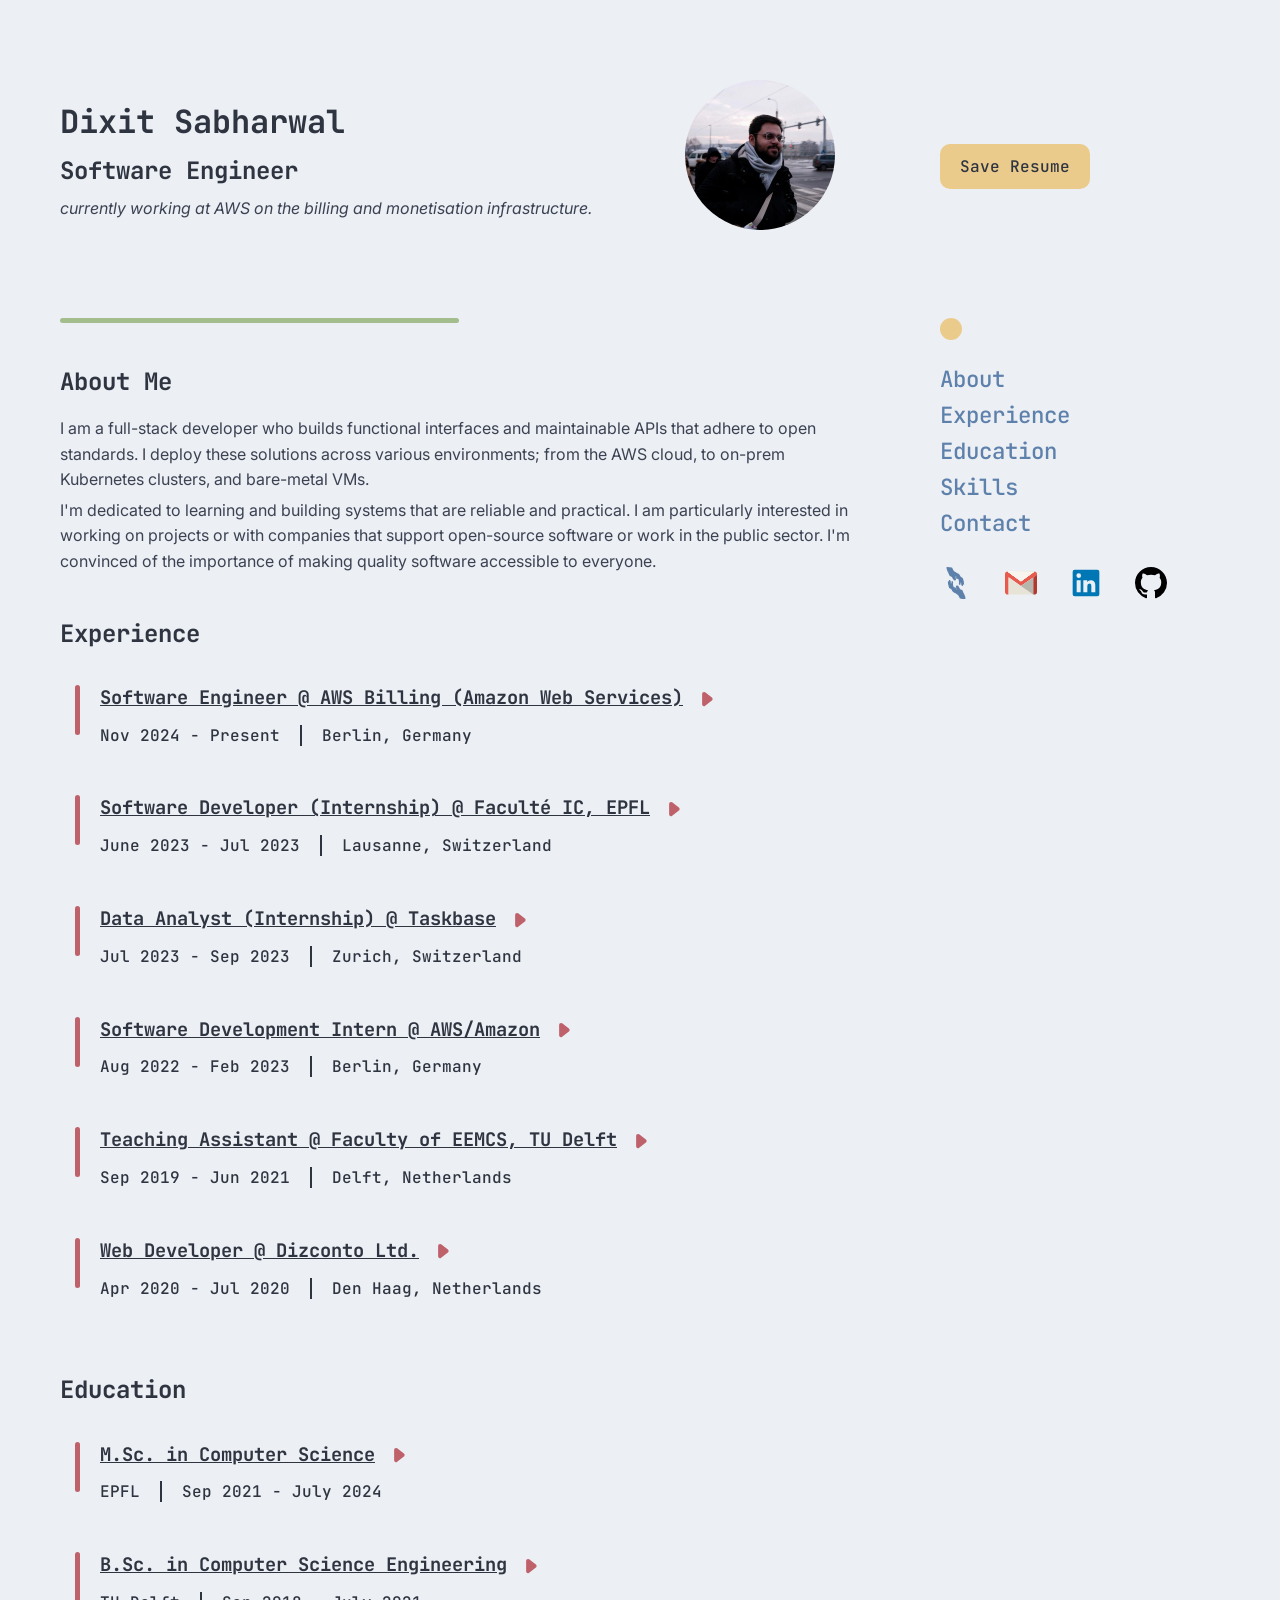
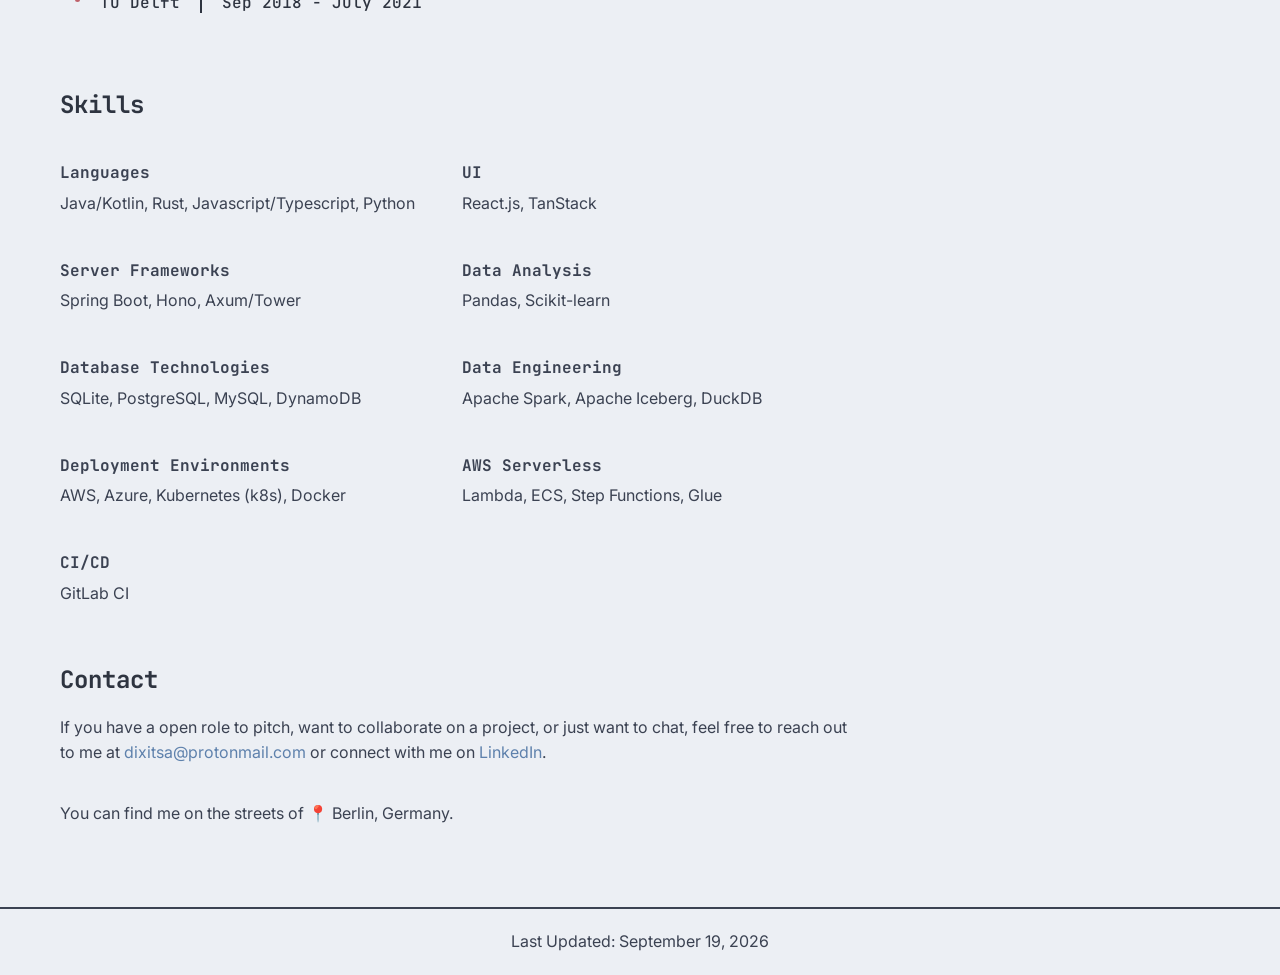
<file: index.html>
<!doctype html>

<html lang="en">
  <head>
    <meta charset="UTF-8" />
    <meta name="viewport" content="width=device-width, initial-scale=1.0" />
    <title>Dixit Sabharwal - Software Engineer</title>
    <meta name="description" content="Dixit Sabharwal, software engineer based in Berlin, Germany and currently working at AWS on the billing and monetisation infrastructure." />
    <!-- Open Graph Tags -->
    <meta property="og:title" content="Dixit Sabharwal - Software Engineer" />
    <meta property="og:description" content="Dixit Sabharwal, software engineer based in Berlin, Germany and currently working at AWS on the billing and monetisation infrastructure." />
    <meta property="og:image" content="https://dxts.dev/memoji.jpeg" />
    <meta property="og:url" content="https://dxts.github.io/dxts.dev" />
    <meta property="og:type" content="website" />
    <meta property="og:site_name" content="Dixit Sabharwal" />
    <!-- Load Fonts -->
    <link rel="preconnect" href="https://fonts.googleapis.com" />
    <link rel="preconnect" href="https://fonts.gstatic.com" crossorigin />
    <link
      href="https://fonts.googleapis.com/css2?family=Inter:wght@100..900&family=JetBrains+Mono:ital,wght@0,100..800;1,100..800&display=swap"
      rel="stylesheet"
    />
    <!-- Load CSS -->
    <link rel="stylesheet" href="style.css" />
    <!-- Favicons -->
    <link rel="icon" type="image/png" sizes="32x32" href="favicon-32x32.png" />
    <link rel="icon" type="image/png" sizes="16x16" href="favicon-16x16.png" />
  </head>

  <body>
    <header class="page-header">
      <div class="intro-main">
        <div class="intro-info">
          <h1>Dixit Sabharwal</h1>
          <h2>Software Engineer</h2>
          <p>
            <i>currently working at AWS on the billing and monetisation infrastructure.</i>
          </p>
        </div>
        <div class="intro-photo">
          <img
            src="profile-photo.webp"
            alt="photo of me"
            class="profile-photo"
          />
        </div>
      </div>
      <div class="intro-actions">
        <a
          href="resume.pdf"
          download="DixitSabharwal_Resume.pdf"
          class="download-button"
        >
          Save Resume
        </a>
      </div>
    </header>
    <div class="container">
      <main class="main-content">
        <section id="about">
          <h2>About Me</h2>
          <p>
            I am a full-stack developer who builds functional interfaces and maintainable APIs that adhere to open standards. I deploy these solutions across various environments; from the AWS cloud, to on-prem Kubernetes clusters, and bare-metal VMs.
          </p>
          <p>
            I&#39;m dedicated to learning and building systems that are reliable and practical. I am particularly interested in working on projects or with  companies that support open-source software or work in the public sector.  I&#39;m convinced of the importance of making quality software accessible to everyone.
          </p>
        </section>

        <section id="experience">
          <h2>Experience</h2>
          <details class="list-item">
            <summary class="list-item-title">
              <h3>Software Engineer @ AWS Billing (Amazon Web Services)</h3>
              <p>
                <span>Nov 2024 - Present</span><span>Berlin, Germany</span>
              </p>
            </summary>
            <ul>
              <li>
                Develop and operate the system of record for the AWS product catalog — 90M+ requests per day across 6 regions (US, EU, China) at 99.95%+ availability — including 24/7 on-call, incident response and post mortems.
              </li>
              <li>
                Cut the internal DataWarehouse data-freshness SLA from 8 hours to under 10 minutes by replacing snapshot exports with a CDC pipeline writing to an Apache Iceberg catalog.
              </li>
              <li>
                Migrated 90% of the service&#39;s data from a MySQL cluster to DynamoDB with zero downtime, holding the 99.95% availability SLA throughout.
              </li>
              <li>
                Automated zero-touch creation of new production environments, enabling the service to be stood up in a new AWS region with 3 weeks of passive work from a single engineer.
              </li>
              <li>
                Contributed to a web console used by the product owners of 250+ Amazon services to configure and price their catalog and offerings, with built-in A/B testing and approval workflows.
              </li>
            </ul>
          </details>
          <details class="list-item">
            <summary class="list-item-title">
              <h3>Software Developer (Internship) @ Faculté IC, EPFL</h3>
              <p>
                <span>June 2023 - Jul 2023</span><span>Lausanne, Switzerland</span>
              </p>
            </summary>
            <ul>
              <li>
                Part of team that set-up an automatic grading system for programming assignments. Through a Moodle plugin and Kubernetes cluster the system allowed for easy scalability and fault-tolerance during peak times of the semester.
              </li>
              <li>
                Created a controller (using Spring and Java) that runs each submission as a Job on the Kubernetes cluster. The controller sets up the env for the grading task, and returns the outcomes to Moodle.
              </li>
              <li>
                Set-up CI/CD pipeline using GitLab CI that automatically deploys the controller and Moodle in a staging environment, for quick integration testing and feedback.
              </li>
            </ul>
          </details>
          <details class="list-item">
            <summary class="list-item-title">
              <h3>Data Analyst (Internship) @ Taskbase</h3>
              <p>
                <span>Jul 2023 - Sep 2023</span><span>Zurich, Switzerland</span>
              </p>
            </summary>
            <ul>
              <li>
                Built CLI tool which extracts data from CSV and Excel sources provided by clients and passes it through the Taskbase API, to speed up the onboarding process.
              </li>
              <li>
                Generated sample data for QA tasks, through prompt engineering and OpenAI GPT models, to compensate for the lack of real data from new clients.
              </li>
            </ul>
          </details>
          <details class="list-item">
            <summary class="list-item-title">
              <h3>Software Development Intern @ AWS/Amazon</h3>
              <p>
                <span>Aug 2022 - Feb 2023</span><span>Berlin, Germany</span>
              </p>
            </summary>
            <ul>
              <li>
                Built a management console to empower ongoing migration of service to a new data model and store.
              </li>
              <li>
                Console is a web-based UI to view and search through data, also compare between old and new versions, and trigger different tasks in the migration pipeline.
              </li>
              <li>
                Used React and TypeScript for the website UI.<br />
                Used the AWS serverless stack (Lambda, API Gateway, DynamoDB) for the backend.<br />
                Managed infrastructure in AWS CDK.
              </li>
            </ul>
          </details>
          <details class="list-item">
            <summary class="list-item-title">
              <h3>Teaching Assistant @ Faculty of EEMCS, TU Delft</h3>
              <p>
                <span>Sep 2019 - Jun 2021</span><span>Delft, Netherlands</span>
              </p>
            </summary>
            <ul>
              <li>
                Teaching Assistant for &gt; 10 different courses for the Computer Science bachelors program.
              </li>
            </ul>
          </details>
          <details class="list-item">
            <summary class="list-item-title">
              <h3>Web Developer @ Dizconto Ltd.</h3>
              <p>
                <span>Apr 2020 - Jul 2020</span><span>Den Haag, Netherlands</span>
              </p>
            </summary>
            <ul>
              <li>
                Converted design mockups into a production web presence with TypeScript, React and NodeJS.
              </li>
              <li>
                Set up a CI/CD deployment pipeline using Terraform and AWS.
              </li>
            </ul>
          </details>
        </section>

        <section id="education">
          <h2>Education</h2>
          <details class="list-item">
            <summary class="list-item-title">
              <h3>M.Sc. in Computer Science</h3>
              <p><span>EPFL</span><span>Sep 2021 - July 2024</span></p>
            </summary>
            <ul>
              <li>
                Coursework in software security and privacy, compilers and type-systems, and large-scale data handling.
              </li>
              <li>
                Thesis on &quot;Analysis of AI augmented writing tools for contemporary literature&quot;.
              </li>
            </ul>
          </details>
          <details class="list-item">
            <summary class="list-item-title">
              <h3>B.Sc. in Computer Science Engineering</h3>
              <p><span>TU Delft</span><span>Sep 2018 - July 2021</span></p>
            </summary>
            <ul>
              <li>
                Graduated cum laude with a GPA of 8.8.
              </li>
              <li>
                Thesis on &quot;Formal verification of functional programs in Haskell and Agda&quot;.
              </li>
              <li>
                Minor in Quantum Science and Information.
              </li>
            </ul>
          </details>
        </section>

        <section id="skills">
          <h2>Skills</h2>
          <div class="skills-grid">
            <div class="skills-category">
              <h4>Languages</h4>
              <p>Java/Kotlin, Rust, Javascript/Typescript, Python</p>
            </div>
            <div class="skills-category">
              <h4>UI</h4>
              <p>React.js, TanStack</p>
            </div>
            <div class="skills-category">
              <h4>Server Frameworks</h4>
              <p>Spring Boot, Hono, Axum/Tower</p>
            </div>
            <div class="skills-category">
              <h4>Data Analysis</h4>
              <p>Pandas, Scikit-learn</p>
            </div>
            <div class="skills-category">
              <h4>Database Technologies</h4>
              <p>SQLite, PostgreSQL, MySQL, DynamoDB</p>
            </div>
            <div class="skills-category">
              <h4>Data Engineering</h4>
              <p>Apache Spark, Apache Iceberg, DuckDB</p>
            </div>
            <div class="skills-category">
              <h4>Deployment Environments</h4>
              <p>AWS, Azure, Kubernetes (k8s), Docker</p>
            </div>
            <div class="skills-category">
              <h4>AWS Serverless</h4>
              <p>Lambda, ECS, Step Functions, Glue</p>
            </div>
            <div class="skills-category">
              <h4>CI/CD</h4>
              <p>GitLab CI</p>
            </div>
          </div>
        </section>

        <section id="contact">
          <h2>Contact</h2>
          <p>
            If you have a open role to pitch, want to collaborate on a project,
            or just want to chat, feel free to reach out to me at
            <a href="mailto:dixitsa@protonmail.com">dixitsa@protonmail.com</a> or connect with me
            on <a href="https://linkedin.com/in/dixit-s">LinkedIn</a>.
          </p>
          <br />
          <p>You can find me on the streets of 📍 Berlin, Germany.</p>
        </section>
      </main>
      <aside class="sidebar">
        <nav>
          <ul>
            <li><a href="#about">About</a></li>
            <li><a href="#experience">Experience</a></li>
            <li><a href="#education">Education</a></li>
            <li><a href="#skills">Skills</a></li>
            <li><a href="#contact">Contact</a></li>
          </ul>
          <div class="quick-contacts">
            <img
              id="touching-hands"
              src="icons/touching-hands.svg"
              alt="Image of two hands reaching out and touching"
              aria-hidden="true"
              width="32px"
              height="32px"
            />
            <a href="mailto:dixitsa@protonmail.com">
              <img
                id="email"
                src="icons/email.svg"
                alt="Email icon"
                aria-hidden="true"
                width="32px"
                height="32px"
              />
            </a>
            <a
              href="https://linkedin.com/in/dixit-s"
              target="_blank"
              rel="noopener noreferrer"
            >
              <img
                id="linkedin"
                src="icons/linkedin.svg"
                alt="LinkedIn icon"
                aria-hidden="true"
                width="32px"
                height="32px"
            /></a>
            <a
              href="https://github.com/dxts"
              target="_blank"
              rel="noopener noreferrer"
            >
              <img
                id="github"
                src="icons/github.svg"
                alt="GitHub icon"
                aria-hidden="true"
                width="32px"
                height="32px"
            /></a>
          </div>
        </nav>
      </aside>
    </div>
    <footer class="site-footer">
      <p>Last Updated: <time datetime="2026-09-19">September 19, 2026</time></p>
    </footer>
  </body>
</html>
</file>
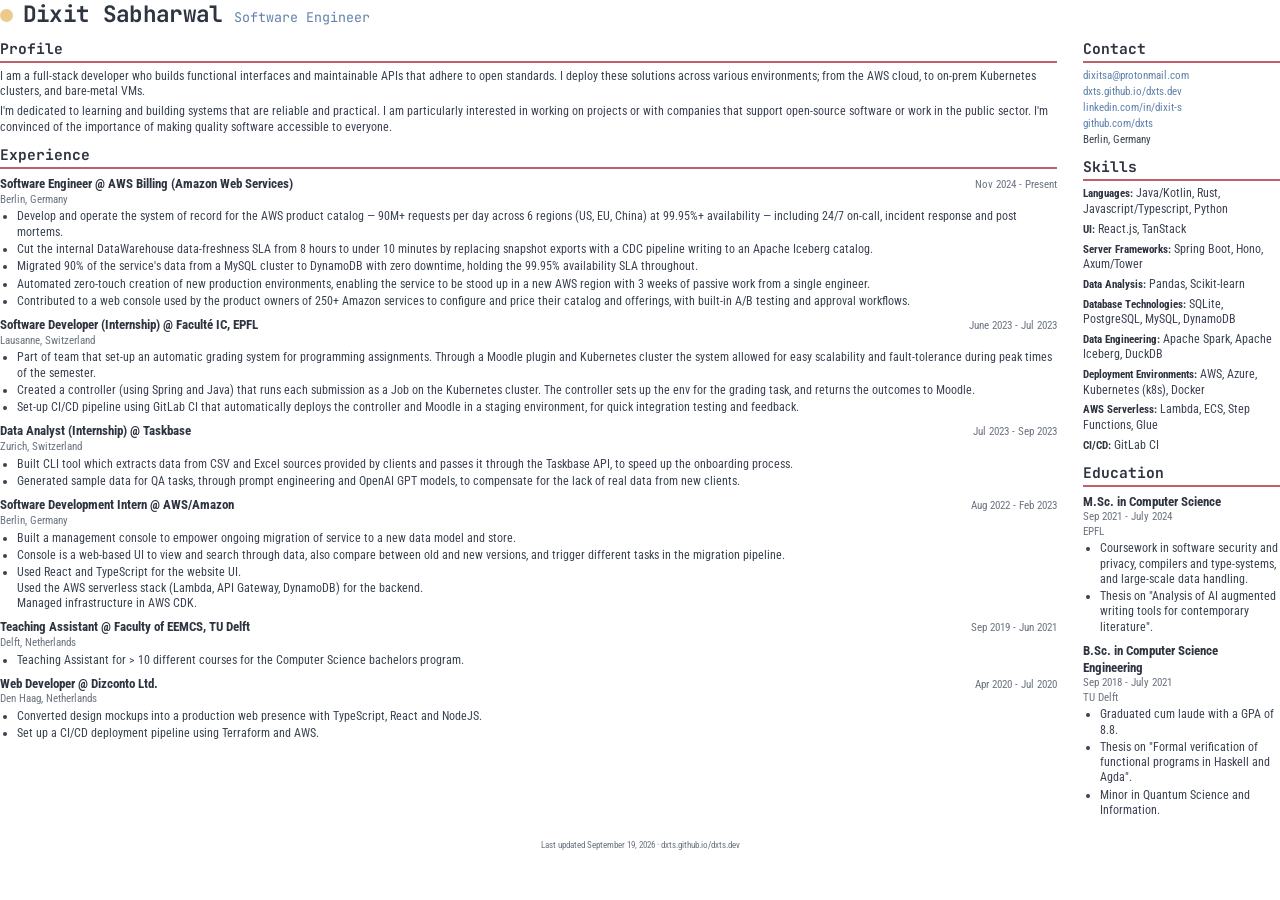
<file: print.html>
<!doctype html>

<html lang="en">
  <head>
    <meta charset="UTF-8" />
    <title>Dixit Sabharwal - Resume</title>
    <link rel="preconnect" href="https://fonts.googleapis.com" />
    <link rel="preconnect" href="https://fonts.gstatic.com" crossorigin />
    <link
      href="https://fonts.googleapis.com/css2?family=Roboto+Condensed:ital,wght@0,100..900;1,100..900&family=JetBrains+Mono:ital,wght@0,100..800;1,100..800&display=swap"
      rel="stylesheet"
    />
    <link rel="stylesheet" href="print.css" />
  </head>

  <body>
    <header class="resume-header">
      <div class="resume-title-row">
        <h1>Dixit Sabharwal</h1>
        <p class="resume-label">Software Engineer</p>
      </div>
    </header>

    <div class="print-columns">
      <div class="col-main">
        <section id="about">
          <h2>Profile</h2>
          <p>
            I am a full-stack developer who builds functional interfaces and maintainable APIs that adhere to open standards. I deploy these solutions across various environments; from the AWS cloud, to on-prem Kubernetes clusters, and bare-metal VMs.
          </p>
          <p>
            I&#39;m dedicated to learning and building systems that are reliable and practical. I am particularly interested in working on projects or with  companies that support open-source software or work in the public sector.  I&#39;m convinced of the importance of making quality software accessible to everyone.
          </p>
        </section>

        <section id="experience">
          <h2>Experience</h2>
          <div class="entry">
            <div class="entry-title">
              <h3>Software Engineer @ AWS Billing (Amazon Web Services)</h3>
              <p class="entry-meta">
                <span>Nov 2024 - Present</span>
              </p>
            </div>
            <p class="entry-sub">Berlin, Germany</p>
            <ul>
              <li>
                Develop and operate the system of record for the AWS product catalog — 90M+ requests per day across 6 regions (US, EU, China) at 99.95%+ availability — including 24/7 on-call, incident response and post mortems.
              </li>
              <li>
                Cut the internal DataWarehouse data-freshness SLA from 8 hours to under 10 minutes by replacing snapshot exports with a CDC pipeline writing to an Apache Iceberg catalog.
              </li>
              <li>
                Migrated 90% of the service&#39;s data from a MySQL cluster to DynamoDB with zero downtime, holding the 99.95% availability SLA throughout.
              </li>
              <li>
                Automated zero-touch creation of new production environments, enabling the service to be stood up in a new AWS region with 3 weeks of passive work from a single engineer.
              </li>
              <li>
                Contributed to a web console used by the product owners of 250+ Amazon services to configure and price their catalog and offerings, with built-in A/B testing and approval workflows.
              </li>
            </ul>
          </div>
          <div class="entry">
            <div class="entry-title">
              <h3>Software Developer (Internship) @ Faculté IC, EPFL</h3>
              <p class="entry-meta">
                <span>June 2023 - Jul 2023</span>
              </p>
            </div>
            <p class="entry-sub">Lausanne, Switzerland</p>
            <ul>
              <li>
                Part of team that set-up an automatic grading system for programming assignments. Through a Moodle plugin and Kubernetes cluster the system allowed for easy scalability and fault-tolerance during peak times of the semester.
              </li>
              <li>
                Created a controller (using Spring and Java) that runs each submission as a Job on the Kubernetes cluster. The controller sets up the env for the grading task, and returns the outcomes to Moodle.
              </li>
              <li>
                Set-up CI/CD pipeline using GitLab CI that automatically deploys the controller and Moodle in a staging environment, for quick integration testing and feedback.
              </li>
            </ul>
          </div>
          <div class="entry">
            <div class="entry-title">
              <h3>Data Analyst (Internship) @ Taskbase</h3>
              <p class="entry-meta">
                <span>Jul 2023 - Sep 2023</span>
              </p>
            </div>
            <p class="entry-sub">Zurich, Switzerland</p>
            <ul>
              <li>
                Built CLI tool which extracts data from CSV and Excel sources provided by clients and passes it through the Taskbase API, to speed up the onboarding process.
              </li>
              <li>
                Generated sample data for QA tasks, through prompt engineering and OpenAI GPT models, to compensate for the lack of real data from new clients.
              </li>
            </ul>
          </div>
          <div class="entry">
            <div class="entry-title">
              <h3>Software Development Intern @ AWS/Amazon</h3>
              <p class="entry-meta">
                <span>Aug 2022 - Feb 2023</span>
              </p>
            </div>
            <p class="entry-sub">Berlin, Germany</p>
            <ul>
              <li>
                Built a management console to empower ongoing migration of service to a new data model and store.
              </li>
              <li>
                Console is a web-based UI to view and search through data, also compare between old and new versions, and trigger different tasks in the migration pipeline.
              </li>
              <li>
                Used React and TypeScript for the website UI.<br />
                Used the AWS serverless stack (Lambda, API Gateway, DynamoDB) for the backend.<br />
                Managed infrastructure in AWS CDK.
              </li>
            </ul>
          </div>
          <div class="entry">
            <div class="entry-title">
              <h3>Teaching Assistant @ Faculty of EEMCS, TU Delft</h3>
              <p class="entry-meta">
                <span>Sep 2019 - Jun 2021</span>
              </p>
            </div>
            <p class="entry-sub">Delft, Netherlands</p>
            <ul>
              <li>
                Teaching Assistant for &gt; 10 different courses for the Computer Science bachelors program.
              </li>
            </ul>
          </div>
          <div class="entry">
            <div class="entry-title">
              <h3>Web Developer @ Dizconto Ltd.</h3>
              <p class="entry-meta">
                <span>Apr 2020 - Jul 2020</span>
              </p>
            </div>
            <p class="entry-sub">Den Haag, Netherlands</p>
            <ul>
              <li>
                Converted design mockups into a production web presence with TypeScript, React and NodeJS.
              </li>
              <li>
                Set up a CI/CD deployment pipeline using Terraform and AWS.
              </li>
            </ul>
          </div>
        </section>
      </div>

      <div class="col-side">
        <section id="contact">
          <h2>Contact</h2>
          <ul class="contact-list">
            <li><a href="mailto:dixitsa@protonmail.com">dixitsa@protonmail.com</a></li>
            <li><a href="https://dxts.github.io/dxts.dev">dxts.github.io/dxts.dev</a></li>
            <li><a href="https://linkedin.com/in/dixit-s">linkedin.com/in/dixit-s</a></li>
            <li><a href="https://github.com/dxts">github.com/dxts</a></li>
            <li>Berlin, Germany</li>
          </ul>
        </section>

        <section id="skills">
          <h2>Skills</h2>
          <div class="skills-category">
            <h4>Languages</h4>
            <p>Java/Kotlin, Rust, Javascript/Typescript, Python</p>
          </div>
          <div class="skills-category">
            <h4>UI</h4>
            <p>React.js, TanStack</p>
          </div>
          <div class="skills-category">
            <h4>Server Frameworks</h4>
            <p>Spring Boot, Hono, Axum/Tower</p>
          </div>
          <div class="skills-category">
            <h4>Data Analysis</h4>
            <p>Pandas, Scikit-learn</p>
          </div>
          <div class="skills-category">
            <h4>Database Technologies</h4>
            <p>SQLite, PostgreSQL, MySQL, DynamoDB</p>
          </div>
          <div class="skills-category">
            <h4>Data Engineering</h4>
            <p>Apache Spark, Apache Iceberg, DuckDB</p>
          </div>
          <div class="skills-category">
            <h4>Deployment Environments</h4>
            <p>AWS, Azure, Kubernetes (k8s), Docker</p>
          </div>
          <div class="skills-category">
            <h4>AWS Serverless</h4>
            <p>Lambda, ECS, Step Functions, Glue</p>
          </div>
          <div class="skills-category">
            <h4>CI/CD</h4>
            <p>GitLab CI</p>
          </div>
        </section>

        <section id="education">
          <h2>Education</h2>
          <div class="entry">
            <div class="entry-title">
              <h3>M.Sc. in Computer Science</h3>
              <p class="entry-meta">
                <span>Sep 2021 - July 2024</span>
              </p>
            </div>
            <p class="entry-sub">EPFL</p>
            <ul>
              <li>
                Coursework in software security and privacy, compilers and type-systems, and large-scale data handling.
              </li>
              <li>
                Thesis on &quot;Analysis of AI augmented writing tools for contemporary literature&quot;.
              </li>
            </ul>
          </div>
          <div class="entry">
            <div class="entry-title">
              <h3>B.Sc. in Computer Science Engineering</h3>
              <p class="entry-meta">
                <span>Sep 2018 - July 2021</span>
              </p>
            </div>
            <p class="entry-sub">TU Delft</p>
            <ul>
              <li>
                Graduated cum laude with a GPA of 8.8.
              </li>
              <li>
                Thesis on &quot;Formal verification of functional programs in Haskell and Agda&quot;.
              </li>
              <li>
                Minor in Quantum Science and Information.
              </li>
            </ul>
          </div>
        </section>
      </div>
    </div>

    <footer class="resume-footer">
      <p>Last updated September 19, 2026 · dxts.github.io/dxts.dev</p>
    </footer>
  </body>
</html>
</file>
<file: style.css>
/* Variables */
:root {
    /* Soft blue for primary color */
    --primary-color: #5e81ac;
    /* Lighter blue for hover effect */
    --secondary-color: #88c0d0;
    /* Light background for minimalism */
    --background-color: #eceff4;
    /* Softer shade for text */
    --text-color: #3b4252;
    /* Darker shade for headings */
    --title-color: #2e3440;

    /* Soft red for accent */
    --accent-color-red: #bf616a;
    /* Soft yellow/orange for accent */
    --accent-color-yellow: #ebcb8b;
    /* Soft green for accent */
    --accent-color-green: #a3be8c;

    --title-font: "JetBrains Mono", monospace;
    --text-font: "Inter", sans-serif;

    --normal-font-size: 1rem;
    --large-font-size: 1.4rem;
    --extra-large-font-size: 1.8rem;
}

/* Dark Theme Variables */
@media (prefers-color-scheme: dark) {
    :root {
        --primary-color: #5e81ac; /* Darker primary color */
        --secondary-color: #4c566a;
        --background-color: #2e3440; /* Dark background */
        --text-color: #eceff4; /* Lighter text for contrast */
        --title-color: #d8dee9; /* Lighter titles for contrast */
    }
}

* {
    box-sizing: border-box;
}

body,
html {
    margin: 0;
    padding: 0;
    font-family: "Inter", sans-serif;
    font-size: var(--normal-font-size);
    line-height: 1.6;
    color: var(--text-color);
    background-color: var(--background-color);
}

a {
    text-decoration: none;
    color: var(--primary-color);
}

.container {
    display: flex;
    max-width: 1200px;
    margin: auto;
    padding: 20px;
}

.main-content {
    flex: 3;
    padding-right: 20px;
}

.sidebar {
    flex: 1;
    padding-left: 20px;
}

h1,
h2,
h3 {
    font-family: "JetBrains Mono", monospace;
    /* Use JetBrains Mono for headings */
    color: var(--title-color);
}

h1,
h2 {
    margin-bottom: 15px;
}

h3 {
    text-decoration: underline;
    margin-top: 0;
    margin-bottom: 10px;
}

p {
    margin-top: 5px;
    margin-bottom: 5px;
}

section {
    margin-bottom: 20px;
    width: 95%;
}

section h1,
section h2 {
    position: sticky;
    top: 0px;
    background-color: var(--background-color);
    padding-top: 20px;
}

/* Adding a touch of organic shapes */
section#about:before {
    content: "";
    display: block;
    height: 5px;
    width: 50%;
    background-color: var(--accent-color-green);
    /* Soft green */
    border-radius: 10px;
    margin-bottom: 20px;
}

.sidebar nav:before {
    content: "";
    display: block;
    height: var(--large-font-size);
    width: var(--large-font-size);
    background-color: var(--accent-color-yellow);
    border-radius: 50%;
    margin-bottom: 20px;
}

/* Styling the details element */
details.list-item {
    padding: 15px;

    & summary::-webkit-details-marker {
        display: none;
    }

    &::before {
        content: "";
        display: inline-block;
        vertical-align: text-top;

        height: 50px;
        width: 5px;
        background-color: var(--accent-color-red);
        /* Soft red */
        border-radius: 10px;
        margin-right: 20px;
    }

    /* Formatting the title pane for experience and education */
    & summary.list-item-title {
        display: inline-block;
        vertical-align: top;

        margin-bottom: 15px;
        list-style: none;
        cursor: pointer;

        & h3::after {
            content: "";
            display: inline-block;
            width: 18px;
            height: 18px;
            margin-left: 15px;
            vertical-align: middle;
            background-image: url("data:image/svg+xml,%3Csvg xmlns='http://www.w3.org/2000/svg' viewBox='0 0 24 24'%3E%3Cpath d='M8 5 L17 12 L8 19 Z' fill='%23bf616a' stroke='%23bf616a' stroke-width='5' stroke-linejoin='round'/%3E%3C/svg%3E");
            background-repeat: no-repeat;
            background-size: contain;
            transition: transform 0.2s ease;
        }

        &:hover h3::after {
            filter: brightness(1.1);
        }

        & p {
            display: inline;
            font-family: "JetBrains Mono", monospace;
            color: var(--title-color);
            font-weight: 500;
            margin-bottom: 0px;
        }

        & p span + span {
            margin-left: 20px;
            padding-left: 20px;
            border-left: 2px solid var(--title-color);
        }
    }

    &[open] summary.list-item-title h3::after {
        transform: rotate(90deg);
    }

    & ul {
        list-style: inside square;
        padding-left: 15px;
        margin-top: 0px;
    }

    & li {
        margin-bottom: 10px;
    }
}

@media (max-width: 905px) {
    details.list-item::before {
        display: block;
        height: 5px;
        width: 50px;
        margin-bottom: 15px;
    }
}

/* Styling the skills section */
.skills-grid {
    display: grid;
    grid-template-columns: repeat(2, 1fr);
    gap: 5px;
}

.skills-category {
    margin-bottom: 15px;
}

.skills-category h4 {
    font-family: "JetBrains Mono", monospace;
    margin-bottom: 5px;
}

.skills-category p {
    margin: 0;
}

/* Styling the page header — top-anchored, mirrors the container's columns */

.page-header {
    display: flex;
    max-width: 1200px;
    margin: auto;
    padding: 80px 20px 60px;
}

.intro-main {
    flex: 3;
    display: flex;
    align-items: center;
    padding-right: 20px;
}

.intro-photo {
    flex: 1;
    text-align: center;
}

.profile-photo {
    width: 150px;
    height: 150px;
    border-radius: 50%;
}

.intro-info {
    flex: 2;
}

.intro-info h1,
.intro-info h2,
.intro-info p {
    margin: 5px 0;
}

.intro-actions {
    flex: 1;
    padding-left: 20px;
    display: flex;
    align-items: center;
    justify-content: flex-start;
}

/* Responsive adjustments */
@media (max-width: 768px) {
    .page-header {
        flex-direction: column;
        text-align: center;
        gap: 20px;
        padding-top: 40px;
        padding-bottom: 30px;
    }

    .intro-main {
        flex-direction: column;
        gap: 20px;
        padding-right: 0;
    }

    .intro-actions {
        padding-left: 0;
    }
}

/* Styling the sidebar contact icons (below the nav) */
.quick-contacts {
    margin-top: 25px;
}

.quick-contacts > * {
    display: inline;
    margin-right: 20px;

    & a {
        text-decoration: none;
    }
}

/* PDF download button */
.download-button {
    text-decoration: none;
    display: inline-block;
    font-family: var(--title-font);
    font-size: var(--normal-font-size);
    font-weight: 500;
    color: #2e3440;
    background-color: var(--accent-color-yellow);
    border-radius: 10px;
    transition: filter 0.3s ease;

    padding: 10px 20px;
    margin-top: 15px;
}

.download-button:hover {
    filter: brightness(1.08);
}

/* Styling the sidebar nav links */
.sidebar nav {
    position: sticky;
    top: 20px;
    background-color: var(--background-color);
    font-family: var(--title-font);
    font-size: var(--large-font-size);
    font-weight: 500;
}

.sidebar nav ul {
    list-style: none;
    padding: 0;
}

.sidebar nav ul li a {
    text-decoration: none;
    color: var(--primary-color);
    transition: color 0.3s ease;
}

.sidebar nav ul li a:hover {
    color: var(--secondary-color);
}

/* On narrow screens, stack the sidebar above the main sections */
@media (max-width: 768px) {
    .container {
        flex-direction: column-reverse;
    }

    .main-content {
        padding-right: 0;
    }

    .sidebar {
        padding-left: 0;
    }

    .sidebar nav {
        position: static;
    }

    .sidebar nav ul {
        display: flex;
        flex-wrap: wrap;
        gap: 5px 25px;
        margin-top: 0;
    }
}

/* Styling the footer */
.site-footer {
    text-align: center;
    padding: 20px;
    margin-top: 40px;
    color: var(--text-color);
    border-top: 2px solid var(--text-color);
}

.site-footer p {
    margin: 0;
    font-family: var(--text-font);
}
</file>
<file: print.css>
/* Stylesheet for print.html — the A4 layout printed to resume.pdf.
   Reuses the site's Nord-ish palette, tuned for paper. */

:root {
    --primary-color: #5e81ac;
    --text-color: #3b4252;
    --title-color: #2e3440;
    --muted-color: #6b7280;
    --rule-color: #d8dee9;
    --accent-red: #bf616a;
    --accent-yellow: #ebcb8b;

    --title-font: "JetBrains Mono", monospace;
    --text-font: "Roboto Condensed", "Arial Narrow", sans-serif;
}

@page {
    size: A4;
    margin: 11mm 13mm;
}

* {
    box-sizing: border-box;
}

html,
body {
    margin: 0;
    padding: 0;
    font-family: var(--text-font);
    font-size: 9pt;
    line-height: 1.28;
    color: var(--text-color);
    background: #ffffff;
}

a {
    color: var(--primary-color);
    text-decoration: none;
}

h1,
h2 {
    font-family: var(--title-font);
    color: var(--title-color);
    margin: 0;
}

h3,
h4 {
    font-family: var(--text-font);
    color: var(--title-color);
    margin: 0;
}

/* Header */
.resume-header {
    margin-bottom: 3mm;
}

.resume-title-row {
    display: flex;
    align-items: baseline;
    gap: 3mm;
}

.resume-header h1 {
    font-size: 17pt;
    letter-spacing: -0.5pt;
}

.resume-header h1::before {
    content: "";
    display: inline-block;
    width: 3.5mm;
    height: 3.5mm;
    border-radius: 50%;
    background: var(--accent-yellow);
    margin-right: 2.5mm;
    vertical-align: baseline;
    -webkit-print-color-adjust: exact;
    print-color-adjust: exact;
}

.resume-label {
    margin: 0;
    font-size: 10pt;
    color: var(--primary-color);
    font-family: var(--title-font);
}

/* Contact (sidebar) */
.contact-list {
    margin: 0;
    padding: 0;
    list-style: none;
    font-size: 8pt;
}

.contact-list li {
    margin-bottom: 0.6mm;
}

/* Two-column body */
.print-columns {
    display: grid;
    grid-template-columns: 1fr 52mm;
    gap: 0 7mm;
    align-items: start;
}

/* Sections */
section {
    margin-bottom: 3mm;
}

section > h2 {
    font-size: 11pt;
    border-bottom: 0.6mm solid var(--accent-red);
    padding-bottom: 0.6mm;
    margin-bottom: 1.5mm;
    break-after: avoid;
    -webkit-print-color-adjust: exact;
    print-color-adjust: exact;
}

section p {
    margin: 0 0 1.2mm;
}

/* Experience / education entries */
.entry {
    margin-bottom: 1.8mm;
}

.entry-title {
    display: flex;
    justify-content: space-between;
    align-items: baseline;
    gap: 4mm;
    break-after: avoid;
}

.entry-title h3 {
    font-size: 10pt;
}

.entry-meta {
    margin: 0;
    font-size: 8pt;
    color: var(--muted-color);
    white-space: nowrap;
}

.entry-meta span + span::before {
    content: "·";
    margin: 0 1.2mm;
    color: var(--rule-color);
}

.entry-sub {
    margin: 0.2mm 0 0;
    font-size: 8pt;
    color: var(--muted-color);
    break-after: avoid;
}

.entry ul {
    margin: 0.8mm 0 0;
    padding-left: 4.5mm;
}

.entry li {
    margin-bottom: 0.5mm;
    widows: 2;
    orphans: 2;
}

/* Side column tweaks: narrow width, let title rows wrap */
.col-side .entry-title {
    flex-wrap: wrap;
    gap: 0 2mm;
}

/* Skills */
.skills-category {
    break-inside: avoid;
    margin-bottom: 1.2mm;
}

.skills-category h4 {
    font-size: 8.5pt;
    display: inline;
}

.skills-category h4::after {
    content: ": ";
}

.skills-category p {
    display: inline;
    margin: 0;
}

/* Footer */
.resume-footer {
    margin-top: 2.5mm;
    text-align: center;
    font-size: 7pt;
    color: var(--muted-color);
}
</file>
